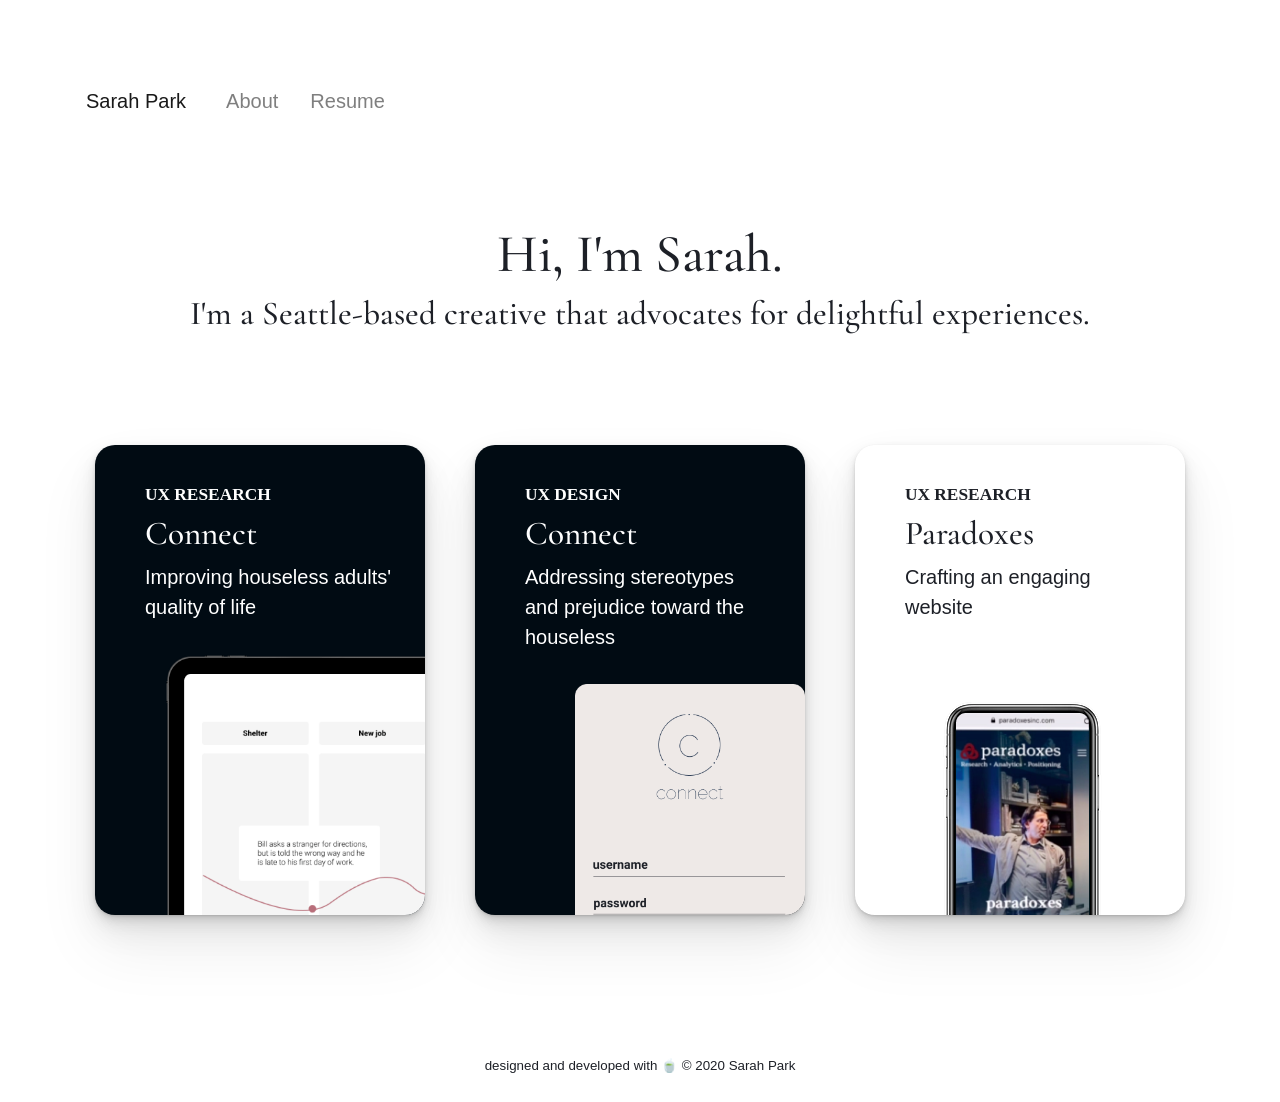
<file: index.html>
<!DOCTYPE html>
<html lang="en">
	<head>
		<meta charset="UTF-8" />
		<meta name="viewport" content="width=device-width, initial-scale=1, shrink-to-fit=no">
		<title>Sarah Park</title>
		<!-- bootstrap CSS -->
		<link rel="stylesheet" href="https://stackpath.bootstrapcdn.com/bootstrap/4.4.1/css/bootstrap.min.css" integrity="sha384-Vkoo8x4CGsO3+Hhxv8T/Q5PaXtkKtu6ug5TOeNV6gBiFeWPGFN9MuhOf23Q9Ifjh" crossorigin="anonymous">
    <link rel="stylesheet" href="style.css">
		<link href="https://fonts.googleapis.com/css?family=Cormorant+Garamond&display=swap" rel="stylesheet">
		<link rel="icon" href="https://emojipedia-us.s3.dualstack.us-west-1.amazonaws.com/thumbs/120/apple/237/sparkles_2728.png"> 
  </head>
	<body>

		<div class="container-fluid">
			<!-- navigation -->
			<div class="container p-0" id="navigation">
				<nav class="navbar navbar-expand-lg navbar-light nav-fill p-0 my-5 mx-3">
					<a class="navbar-brand" href="index.html">Sarah Park</a>
					<button class="navbar-toggler" type="button" data-target="#navbar"
					aria-controls="navbar" aria-expanded="false" aria-labels="Toggle navigation">
						<span class="navbar-toggler-icon"></span>
					</button>

					<div class="collapse navbar-collapse" id="navBar">
			  		<div class="navbar-nav">
			     		<a class="nav-item nav-link ml-3" href="about.html">About</a>
			     		<a class="nav-item nav-link ml-3" href="img/resume.pdf">Resume</a>
						</div>
			 		</div>
				</nav>
			</div>
			<!-- end of navigation -->

		<!-- content -->
		<div class="container">
			<!-- introduction -->
			<div class="row mb-5 d-flex justify-content-center">
				<div class="col-12 center-align">
					<h1>Hi, I'm Sarah.</h1>
					<h2>I'm a Seattle-based creative that advocates for delightful experiences.</h2>
				</div>
			</div>
			<!-- projects -->
			<div class="row my-5">
					<div id="connect-card" class="cover">
						<a href="nightwatch-research.html">
							<h3>UX Research</h3>
							<h2>Connect</h2>
							<p class="pb-3">Improving houseless adults' quality of life</p>
							<img src="img/nightwatch-cover.png" class="first-resize"/>
						</a>
					</div>

					<div id="connect-card" class="cover">
						<a href="nightwatch.html">
							<h3>UX Design</h3>
							<h2>Connect</h2>
							<p class="pb-3 pr-5">Addressing stereotypes and prejudice toward the houseless</p>
							<img src="img/nightwatch-light.png" class="second-resize" />
						</a>
					</div>

					<div id="third" class="cover">
						<a href="paradoxes.html">
							<h3>UX Research</h3>
							<h2>Paradoxes</h2>
							<p class="pb-3 pr-5">Crafting an engaging website</p>
							<img src="img/paradoxes-cover.png" class="pt-5" />
						</a>
					</div>
				</div>
		</div>
		<footer class="d-flex justify-content-center center-align mt-5">
			<p>designed and developed with 🍵 © 2020 Sarah Park</p>
		</footer>

  <!-- end of content -->
	<script src="https://code.jquery.com/jquery-3.2.1.slim.min.js" integrity="sha384-KJ3o2DKtIkvYIK3UENzmM7KCkRr/rE9/Qpg6aAZGJwFDMVNA/GpGFF93hXpG5KkN" crossorigin="anonymous"></script>
	<script src="https://cdnjs.cloudflare.com/ajax/libs/popper.js/1.12.9/umd/popper.min.js" integrity="sha384-ApNbgh9B+Y1QKtv3Rn7W3mgPxhU9K/ScQsAP7hUibX39j7fakFPskvXusvfa0b4Q" crossorigin="anonymous"></script>
	<script src="https://maxcdn.bootstrapcdn.com/bootstrap/4.0.0/js/bootstrap.min.js" integrity="sha384-JZR6Spejh4U02d8jOt6vLEHfe/JQGiRRSQQxSfFWpi1MquVdAyjUar5+76PVCmYl" crossorigin="anonymous"></script>

  </body>
</html>
</file>
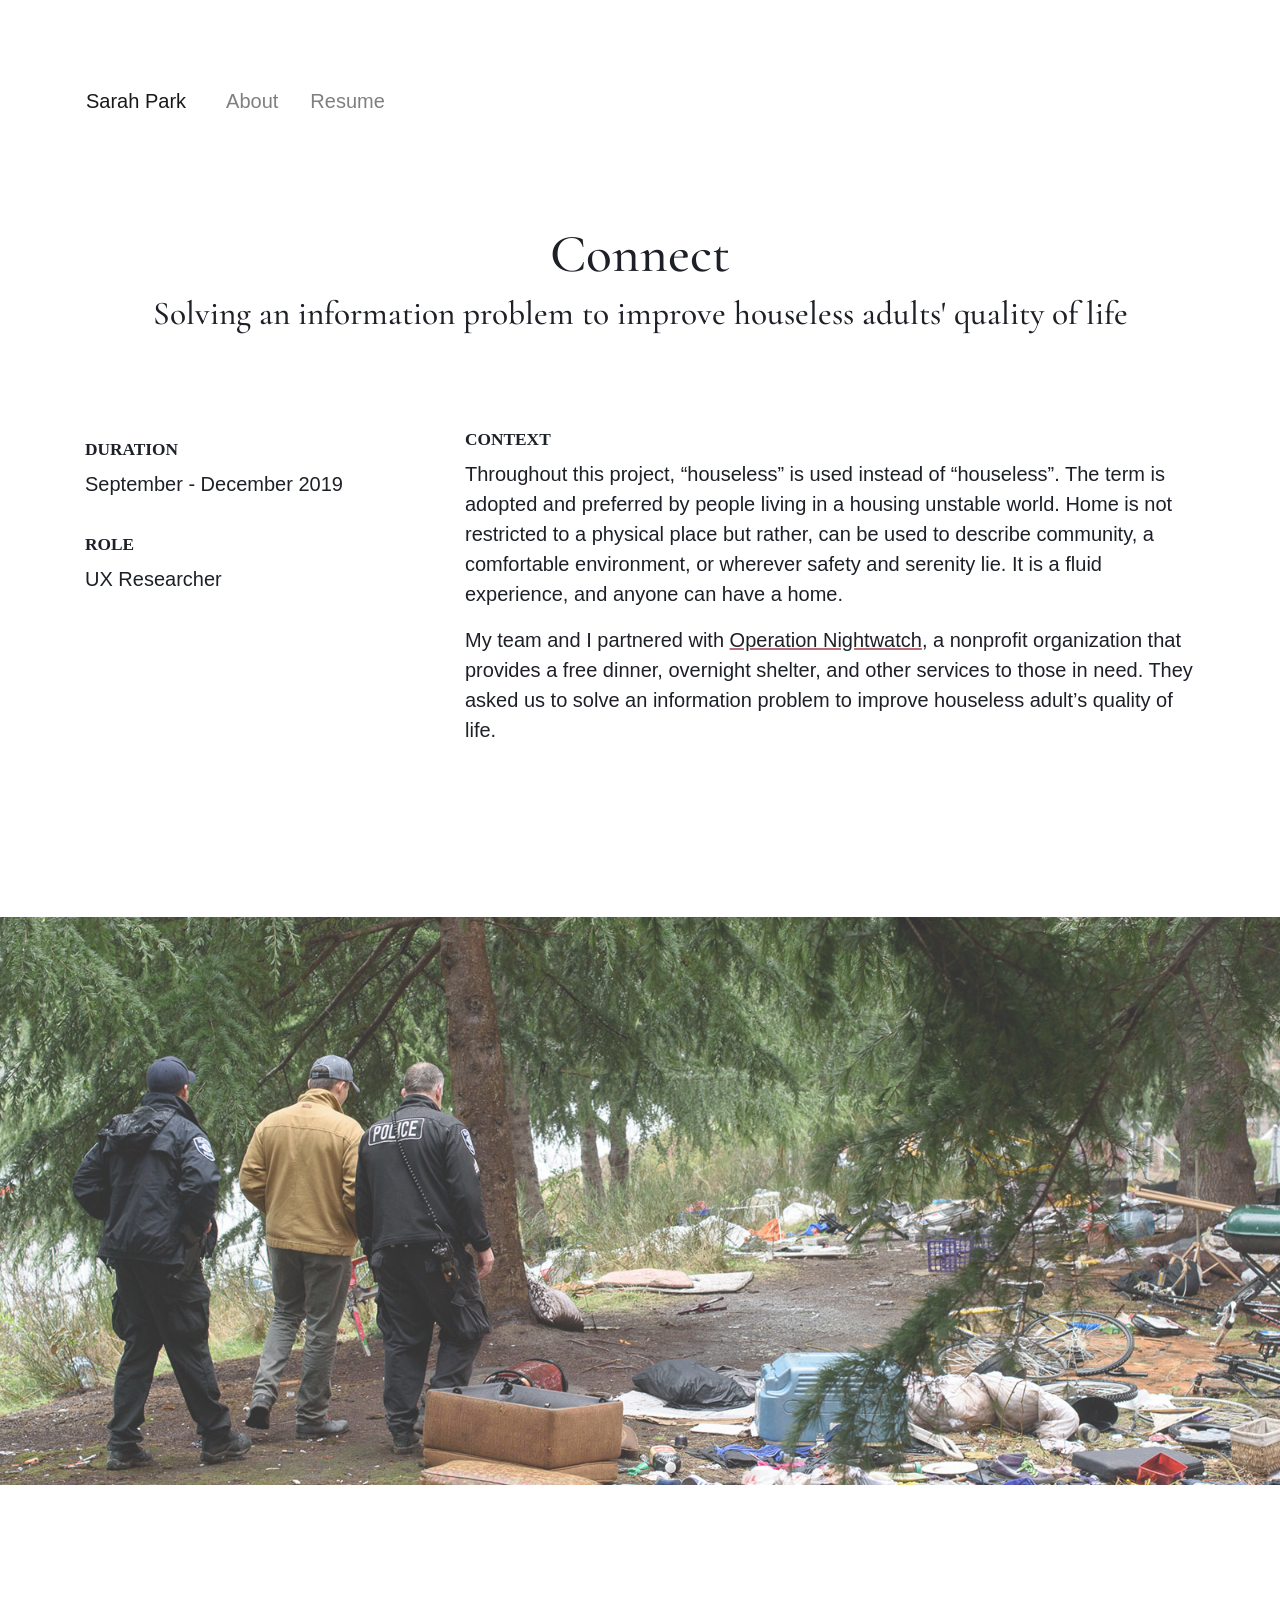
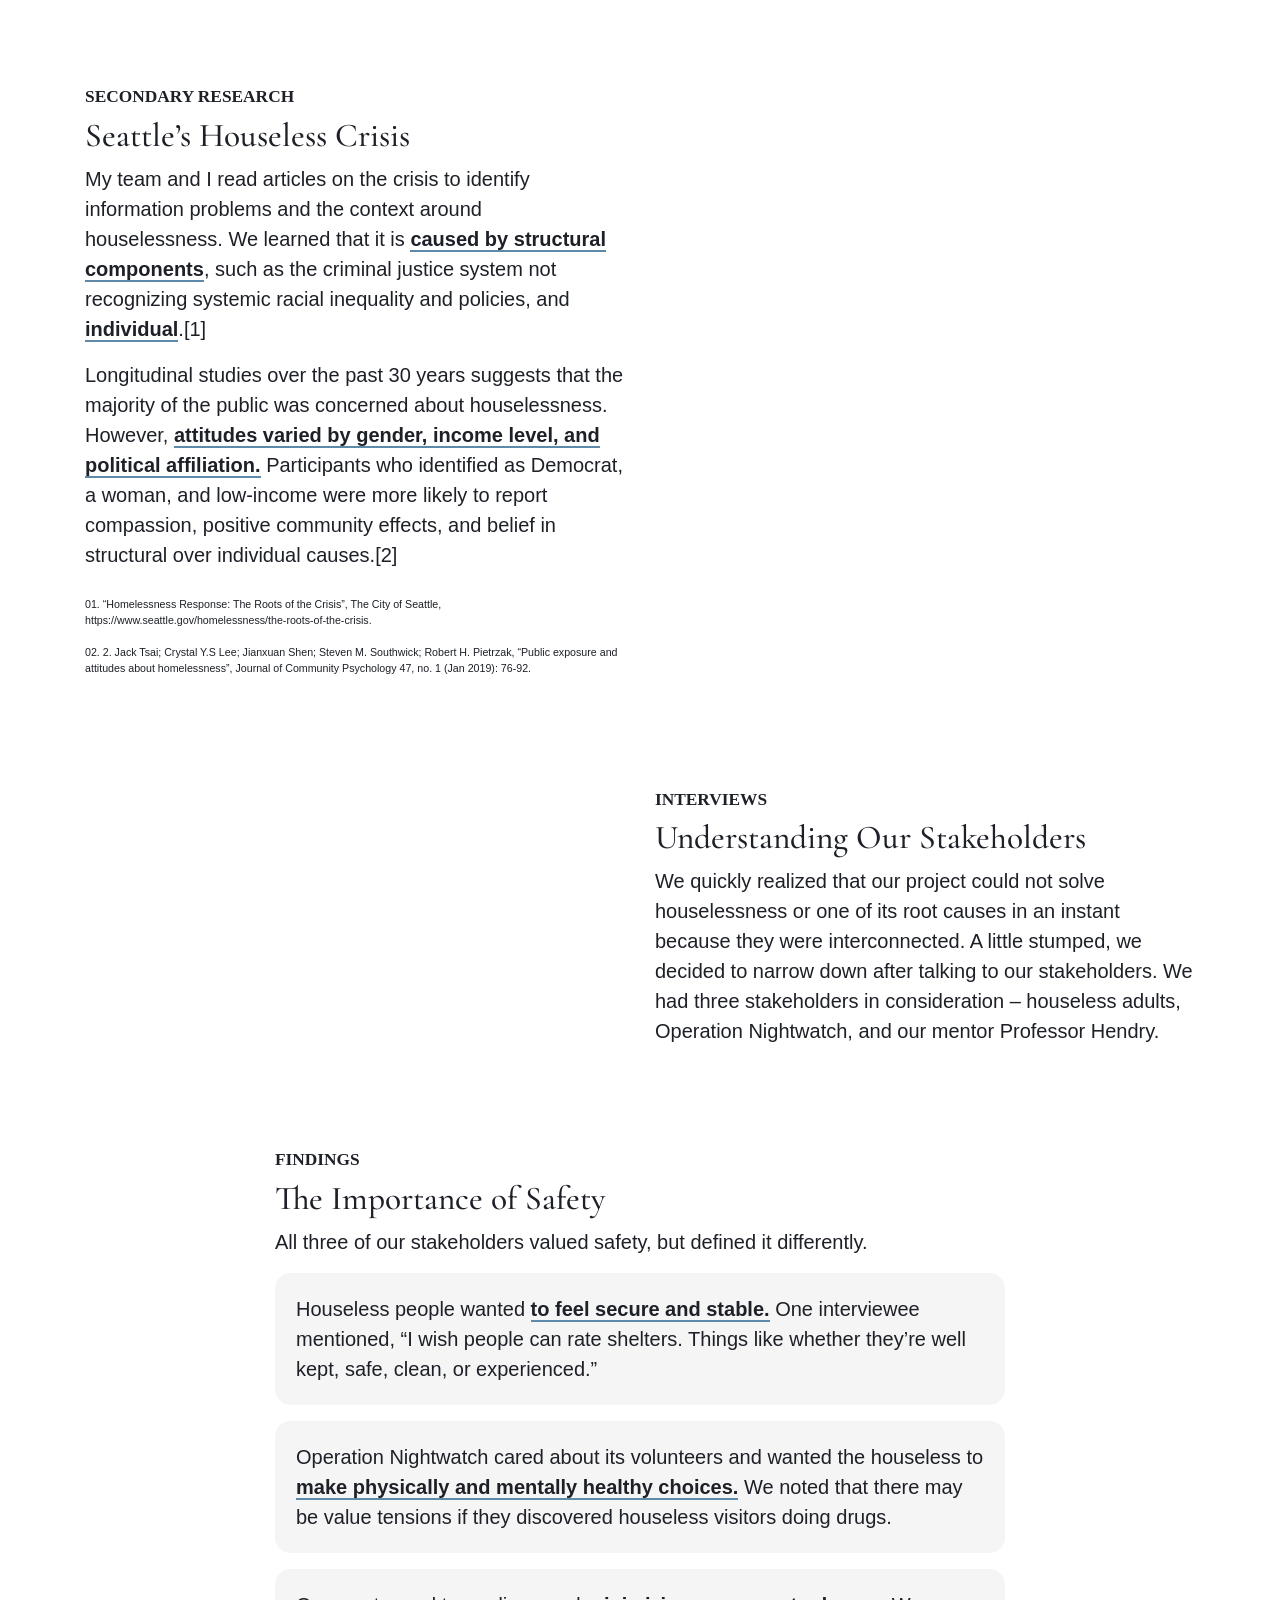
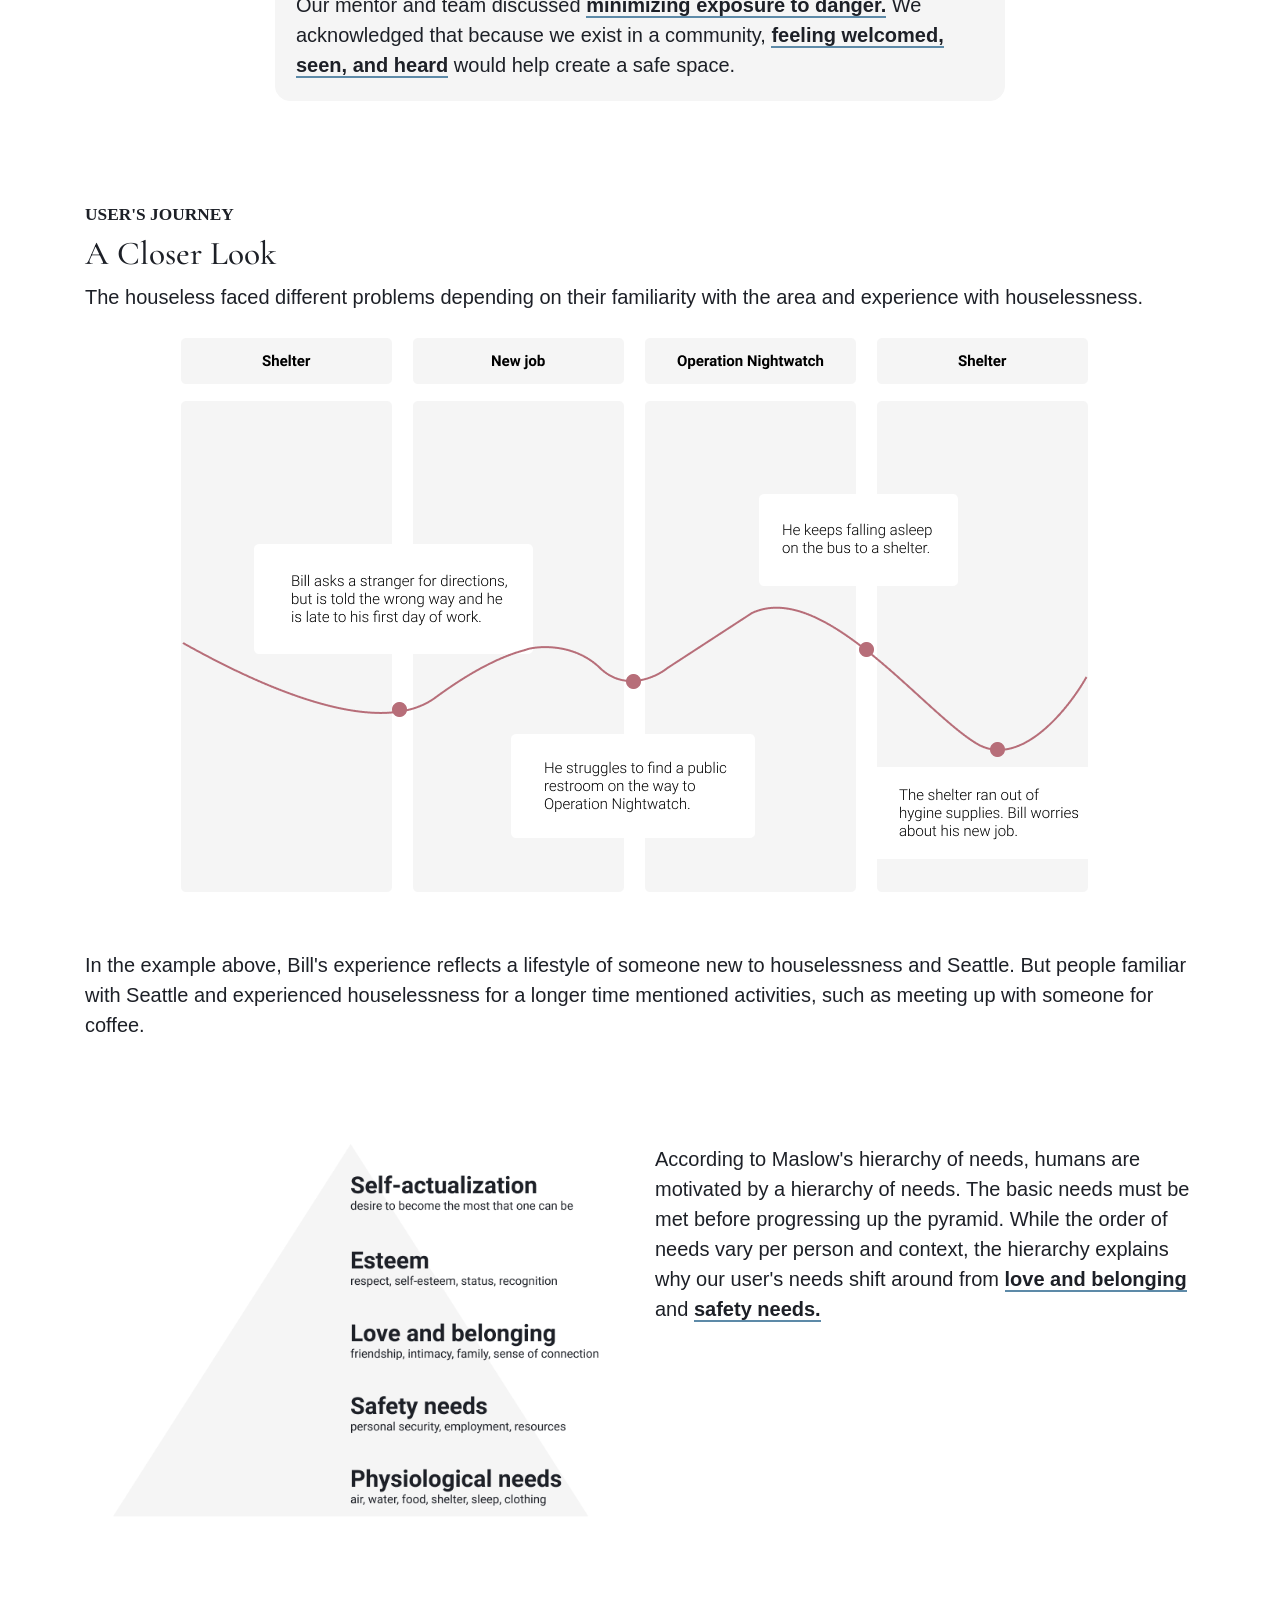
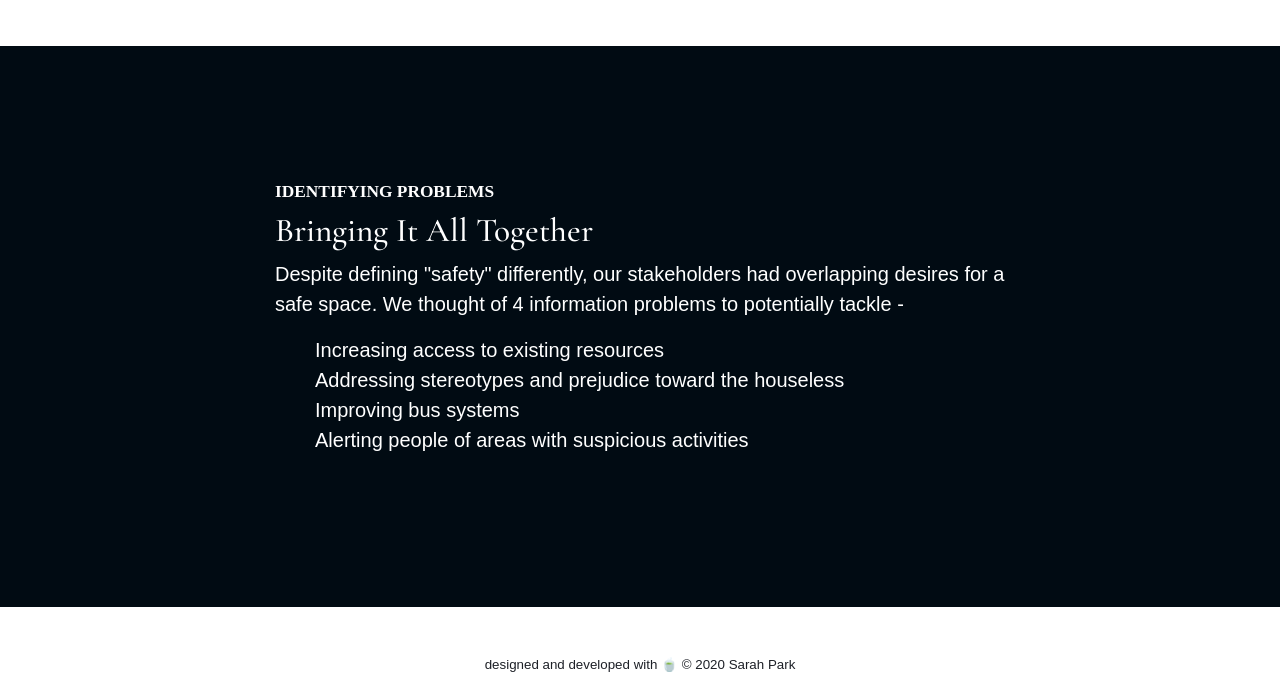
<file: nightwatch-research.html>
<!DOCTYPE html>
<html lang="en">
	<head>
		<meta charset="UTF-8" />
		<meta name="viewport" content="width=device-width, initial-scale=1, shrink-to-fit=no">
		<title>Sarah Park</title>
		<!-- bootstrap CSS -->
		<link rel="stylesheet" href="https://stackpath.bootstrapcdn.com/bootstrap/4.4.1/css/bootstrap.min.css" integrity="sha384-Vkoo8x4CGsO3+Hhxv8T/Q5PaXtkKtu6ug5TOeNV6gBiFeWPGFN9MuhOf23Q9Ifjh" crossorigin="anonymous">
    <link rel="stylesheet" href="style.css">
		<link href="https://fonts.googleapis.com/css?family=Cormorant+Garamond&display=swap" rel="stylesheet">
		<link rel="icon" href="https://emojipedia-us.s3.dualstack.us-west-1.amazonaws.com/thumbs/120/apple/237/sparkles_2728.png"> 
  </head>
	<body>

		<div class="container-fluid">
			<!-- navigation -->
			<div class="container p-0" id="navigation">
				<nav class="navbar navbar-expand-lg navbar-light nav-fill p-0 my-5 mx-3">
					<a class="navbar-brand" href="index.html">Sarah Park</a>
					<button class="navbar-toggler" type="button" data-target="#navbar"
					aria-controls="navbar" aria-expanded="false" aria-labels="Toggle navigation">
						<span class="navbar-toggler-icon"></span>
					</button>

					<div class="collapse navbar-collapse" id="navBar">
			  		<div class="navbar-nav">
			     		<a class="nav-item nav-link ml-3" href="about.html">About</a>
							<a class="nav-item nav-link ml-3" href="img/resume.pdf">Resume</a>
						</div>
			 		</div>
				</nav>
			</div>
			<!-- end of navigation -->

			<!-- content -->
			<div class="container">
				<div class="row mb-5">
					<div class="col center-align">
						<h1>Connect</h1>
						<h2>Solving an information problem to improve houseless adults' quality of life</h2>
					 </div>
				 </div>
				 <div class="row my-5">
					 <div class="col-sm-12 col-lg-4">
						 <div>
		 					<h3>Duration</h3>
							<p>September - December 2019</p>
		 				</div>
		 				<div>
		 					<h3>Role</h3>
		 					<p>UX Researcher</p>
		 				</div>
					</div>
					<div class="col-sm-12 col-lg-8">
						<h3>Context</h3>
						 <p>Throughout this project, <strong>“houseless” is used instead of “houseless”</strong>. The term is adopted and preferred by people living in a housing unstable world. Home is not restricted to a physical place but rather, can be used to describe community, a comfortable environment, or wherever safety and serenity lie. It is a fluid experience, and anyone can have a home.</p>
						 <p>My team and I partnered with <a href="https://www.seattlenightwatch.org/">Operation Nightwatch</a>, a nonprofit organization that provides a free dinner, overnight shelter, and other services to those in need. They asked us to <strong>solve an information problem to improve houseless adult’s quality of life.</strong></p>
					</div>
				 </div>
        </div>
      </div>

      <div class="container-fluid mt-5 p-0 overflow-hidden">
        <div class="row">
          <div class="col d-flex justify-content-center">
            <img id="img-divider" src="img/section.jpg" alt="two Seattle police walk through
            a forested area with a man. The area is covered with old furniture, shopping carts,
            and plastic bags." />
          </div>
        </div>
			</div>

      <div class="container-fluid">
        <div class="container">
				 <div class="row mb-5">
					 <div class="col-sm-12 col-md-9 col-lg-6">
						 <h3>Secondary Research</h3>
						 <h2>Seattle’s Houseless Crisis</h2>
						 <p>My team and I read articles on the crisis to identify information problems and the context around houselessness. We learned that it is <span class="highlight strong">caused by structural components</span>, such as the criminal justice system not recognizing systemic racial inequality and policies, and <span class="highlight strong">individual</span>.[1]
						 </p>
             <p>
               Longitudinal studies over the past 30 years suggests that the majority of the public was concerned about houselessness. However, <span class="highlight strong">attitudes varied by gender, income level, and political affiliation.</span> Participants who identified as Democrat, a woman, and low-income were more likely to report compassion, positive community effects, and belief in structural over individual causes.[2]
             </p>
             <div class="footnote">
               <p>01. “Homelessness Response: The Roots of the Crisis”, The City of Seattle, https://www.seattle.gov/homelessness/the-roots-of-the-crisis.</p>
               <p>02. 2. Jack Tsai; Crystal Y.S Lee; Jianxuan Shen; Steven M. Southwick; Robert H. Pietrzak, “Public exposure and attitudes about homelessness”, Journal of Community Psychology 47, no. 1 (Jan 2019): 76-92.</p>
              </div>
				 	</div>
				</div>
				<div class="row my-5 d-flew flex-row-reverse">
					<div class="col-sm-12 col-md-9 col-lg-6">
            <h3>Interviews</h3>
						<h2>Understanding Our Stakeholders</h2>
            <p>We quickly realized that our project could not solve houselessness or one of its root causes in an instant because they were interconnected. A little stumped, we decided to narrow down after talking to our stakeholders.
               We had three stakeholders in consideration – houseless adults, Operation Nightwatch, and our mentor Professor Hendry.
            </p>
          </div>
				</div>
        <div class="row my-5 d-flex justify-content-center">
          <div class="col-sm-12 col-md-11 col-lg-9 col-xl-8">
            <h3>Findings</h3>
            <h2>The Importance of Safety</h2>
						<p>All three of our stakeholders valued safety, but defined it differently.</p>
            <p class="quote">
              Houseless people wanted <span class="highlight strong">to feel secure and stable.</span> One interviewee mentioned,
                “I wish people can rate shelters. Things like whether they’re well kept, safe, clean, or experienced.”
            </p>
            <p class="quote">
              Operation Nightwatch cared about its volunteers and wanted the houseless to <span class="highlight strong">make physically and mentally healthy choices.</span>
              We noted that there may be value tensions if they discovered houseless visitors doing drugs.
            </p>
            <p class="quote">
              Our mentor and team discussed <span class="highlight strong">minimizing exposure to danger.</span> We acknowledged that because we exist in a community, <span class="highlight strong">feeling welcomed, seen, and heard</span> would help create a safe space.
            </p>
          </div>
        </div>
				<div class="row my-5">
					<div class="col-12">
						<h3>User's Journey</h3>
						<h2>A Closer Look</h2>
						<p>The houseless faced different problems depending on their <strong>familiarity with the area</strong>
							and <strong>experience with houselessness</strong>.
						<div class="d-flex justify-content-center">
							<img src="img/nightwatch-journey.png" class="img-fluid mb-5" />
						</div>
						<p>In the example above, Bill's experience reflects a lifestyle of someone new to houselessness and Seattle.
						But people familiar with Seattle and experienced houselessness for a longer time mentioned activities, such as
					meeting up with someone for coffee.</p>
					</div>
				</div>
				<div class="row my-5 d-flex">
					<div class="col-sm-12 col-md-9 col-lg-6">
						<img src="img/nightwatch-maslow.png" class="img-fluid" />
					</div>
					<div class="col-sm-12 col-md-9 col-lg-6">
						<p>According to Maslow's hierarchy of needs, humans are motivated by a hierarchy of needs. The basic needs
						must be met before progressing up the pyramid. While the order of needs vary per person and context, the hierarchy
					explains why our user's needs shift around from <span class="highlight strong">love and belonging</span> and
					 <span class="highlight strong">safety needs.</span> </p>
					</div>
				</div>
			 </div>
		 </div>
			<!-- end of content -->

			<!-- design -->
			<div class="container-fluid" id="final-presentation">
				<div class="container">
					<div class="row my-5 d-flex justify-content-center">
						<div class="col-sm-12 col-md-11 col-lg-9 col-xl-8 my-5">
							<h3>Identifying Problems</h3>
							<h2>Bringing It All Together</h2>
							<p>Despite defining "safety" differently, our stakeholders had overlapping desires for a safe space.
								We thought of 4 information problems to potentially tackle -
								<ul>
									<li>Increasing access to existing resources</li>
									<li>Addressing stereotypes and prejudice toward the houseless</li>
									<li>Improving bus systems</li>
									<li>Alerting people of areas with suspicious activities</li>
								</ul>
							</p>
						</div>
					 </div>
				 </div>
			 </div>
			 <footer class="d-flex justify-content-center center-align mt-5">
	 			<p>designed and developed with 🍵 © 2020 Sarah Park</p>
	 		</footer>
  </body>
</html>
</file>
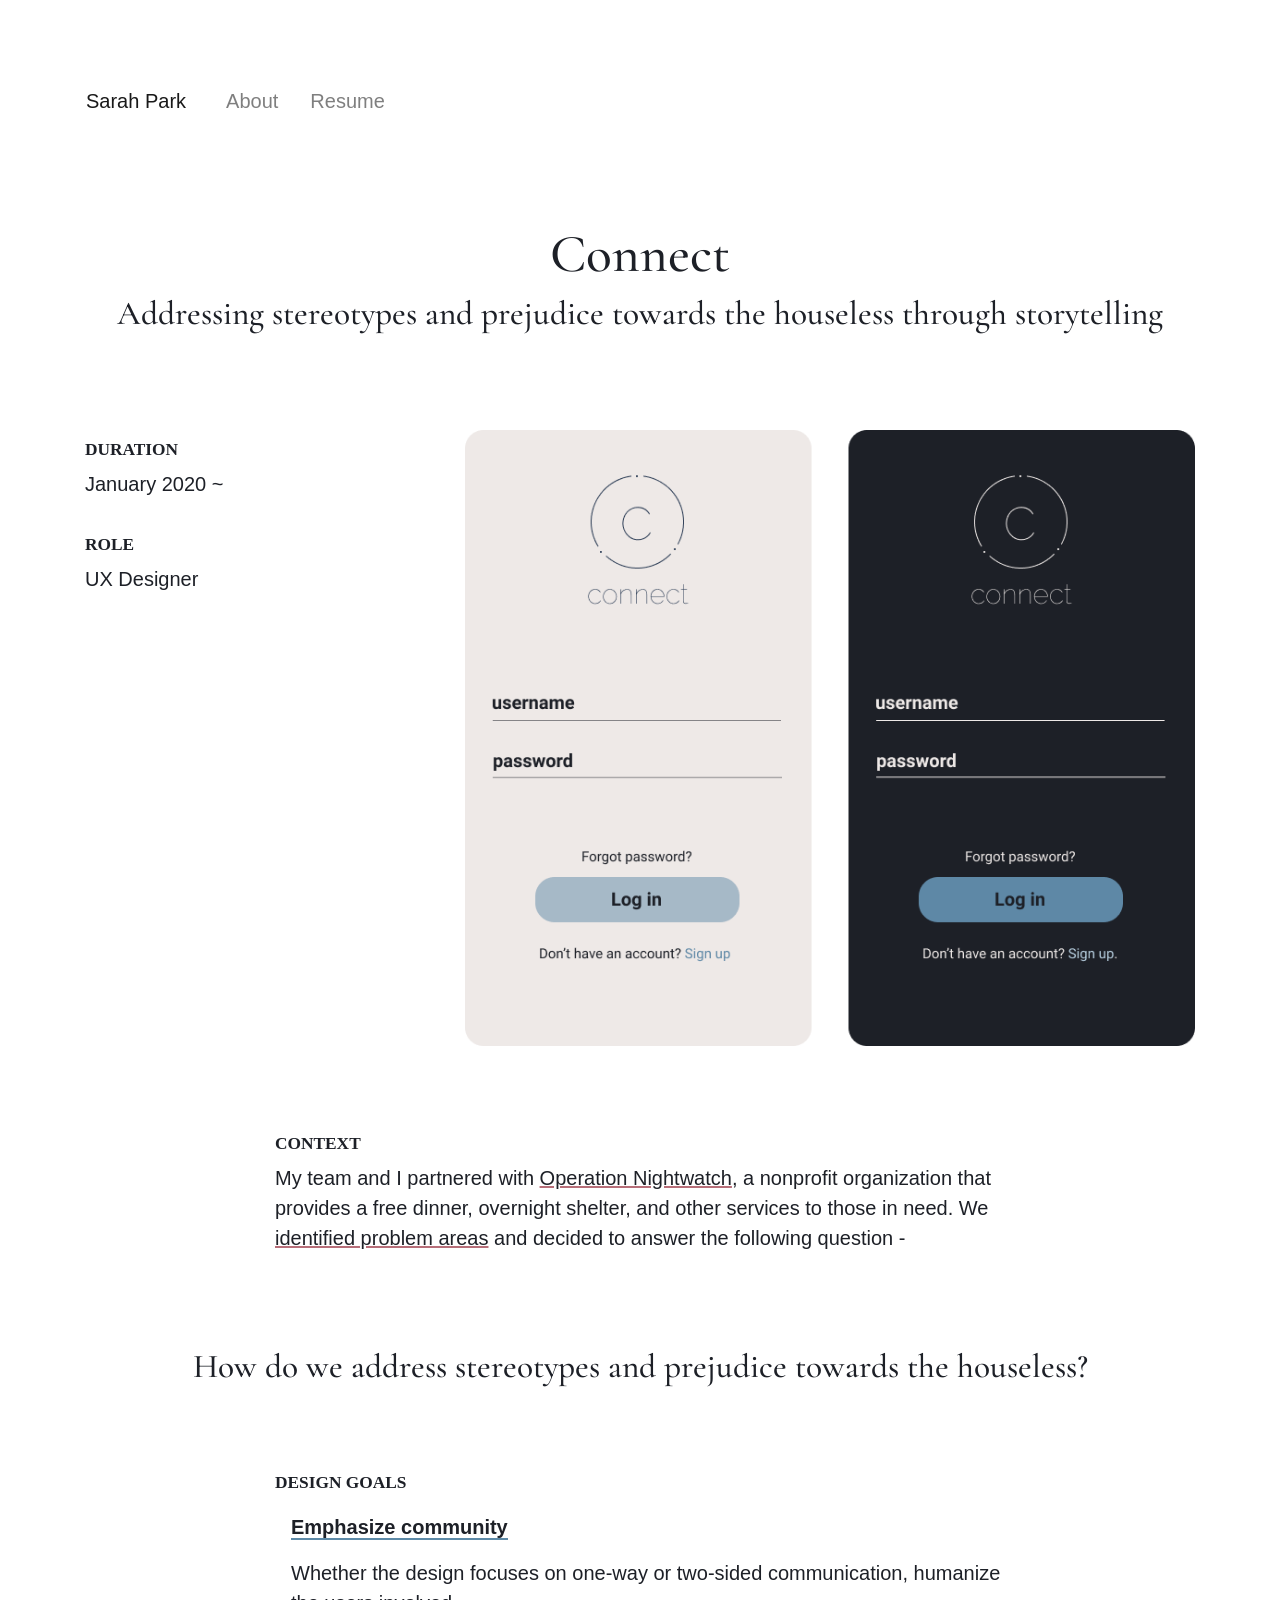
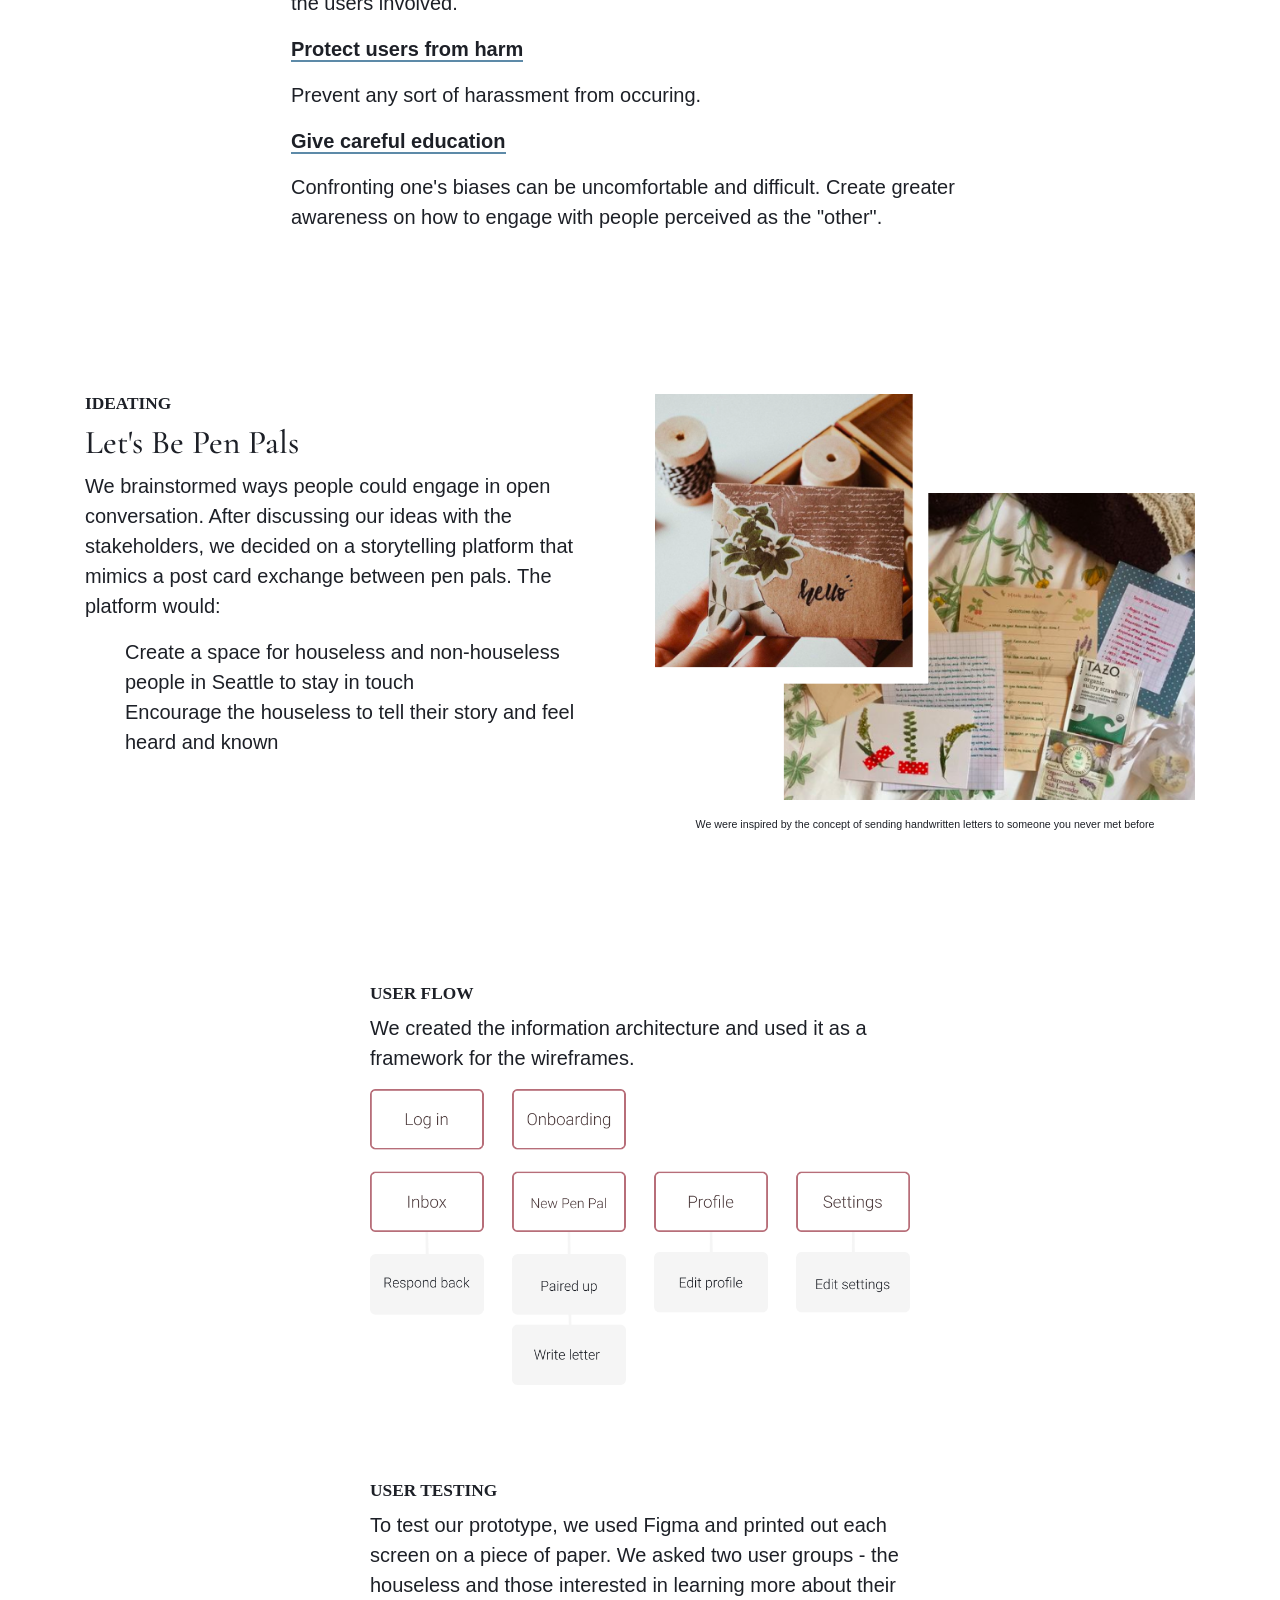
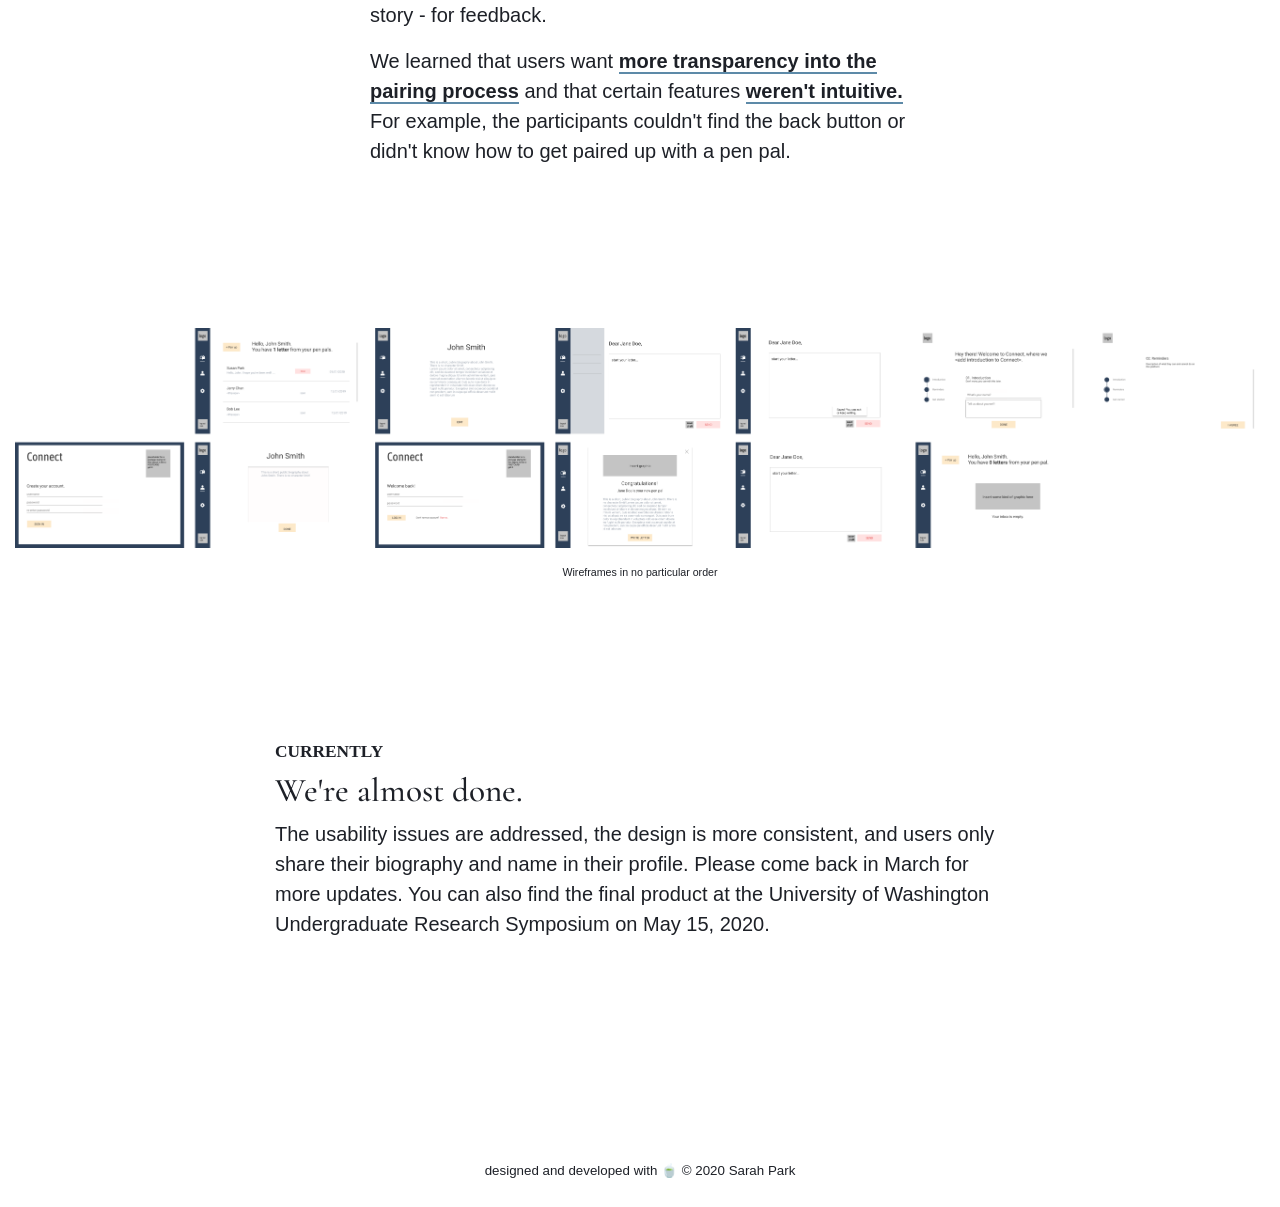
<file: nightwatch.html>
<!DOCTYPE html>
<html lang="en">
	<head>
		<meta charset="UTF-8" />
		<meta name="viewport" content="width=device-width, initial-scale=1, shrink-to-fit=no">
		<title>Sarah Park</title>
		<!-- bootstrap CSS -->
		<link rel="stylesheet" href="https://stackpath.bootstrapcdn.com/bootstrap/4.4.1/css/bootstrap.min.css" integrity="sha384-Vkoo8x4CGsO3+Hhxv8T/Q5PaXtkKtu6ug5TOeNV6gBiFeWPGFN9MuhOf23Q9Ifjh" crossorigin="anonymous">
    <link rel="stylesheet" href="style.css">
		<link href="https://fonts.googleapis.com/css?family=Cormorant+Garamond&display=swap" rel="stylesheet">
		<link rel="icon" href="https://emojipedia-us.s3.dualstack.us-west-1.amazonaws.com/thumbs/120/apple/237/sparkles_2728.png"> 
  </head>
	<body>

		<div class="container-fluid">
			<!-- navigation -->
			<div class="container p-0" id="navigation">
				<nav class="navbar navbar-expand-lg navbar-light nav-fill p-0 my-5 mx-3">
					<a class="navbar-brand" href="index.html">Sarah Park</a>
					<button class="navbar-toggler" type="button" data-target="#navbar"
					aria-controls="navbar" aria-expanded="false" aria-labels="Toggle navigation">
						<span class="navbar-toggler-icon"></span>
					</button>

					<div class="collapse navbar-collapse" id="navBar">
			  		<div class="navbar-nav">
			     		<a class="nav-item nav-link ml-3" href="about.html">About</a>
							<a class="nav-item nav-link ml-3" href="img/resume.pdf">Resume</a>
						</div>
			 		</div>
				</nav>
			</div>
			<!-- end of navigation -->

			<!-- content -->
			<div class="container">
				<div class="row mb-5">
					<div class="col center-align">
						<h1>Connect</h1>
						<h2>Addressing stereotypes and prejudice towards the houseless through storytelling
						 </h2>
					 </div>
				 </div>
				 <div class="row my-5">
					 <div class="col-sm-12 col-lg-4">
						 <div>
		 					<h3>Duration</h3>
							<p>January 2020 ~</p>
		 				</div>
		 				<div>
		 					<h3>Role</h3>
		 					<p>UX Designer</p>
		 				</div>
					</div>
					<div class="col-sm-12 col-lg-8">
            <img src="img/nightwatch-app.png" class="img-fluid"/>
					</div>
				 </div>
				 <div class="row my-5 d-flex justify-content-center">
					 <div class="col-sm-12 col-md-11 col-lg-9 col-xl-8">
						 <h3>Context</h3>
							<p>My team and I partnered with <a href="https://www.seattlenightwatch.org/">Operation Nightwatch</a>,
								 a nonprofit organization that provides a free dinner, overnight shelter, and other services to
								  those in need. We <a href="nightwatch-research.html">identified problem areas</a> and decided
								to answer the following question - </p>
           </div>
				 </div>
				 <div class="row d-flex justify-content-center">
					 <h2 class="center-align">How do we address stereotypes and prejudice towards the houseless?</h3>
				 </div>
        <div class="row my-5 d-flex justify-content-center">
          <div class="col-sm-12 col-md-11 col-lg-9 col-xl-8">
            <h3>Design Goals</h3>
						<div class="pl-3">
							<p><span class="strong highlight">Emphasize community</span></p>
							<p>Whether the design focuses on one-way or two-sided communication,
								 humanize the users involved.</p>
							<p><span class="strong highlight">Protect users from harm</span></p>
							<p>Prevent any sort of harassment from occuring.</p>
							<p><span class="strong highlight">Give careful education</span></p>
							<p>Confronting one's biases can be uncomfortable and difficult.
							Create greater awareness on how to engage with people perceived as the "other".</p>
						</div>
          </div>
        </div>
				<div class="row my-5">
					<div class="col-sm-12 col-md-9 col-lg-6 mt-5">
						<h3>Ideating</h3>
            <h2>Let's Be Pen Pals</h2>
						<p>
              We brainstormed ways people could engage in open conversation.
							After discussing our ideas with the stakeholders, we decided on a <strong>storytelling
								platform</strong> that mimics a post card exchange between pen pals. The platform would:
						</p>
						<ul>
							<li>Create a space for houseless and non-houseless people in Seattle to stay in touch</li>
							<li>Encourage the houseless to tell their story and feel heard and known</li>
						</ul>
				 	</div>
					<div class="col-sm-12 col-md-9 col-lg-6 mt-5">
						<img src="img/nightwatch-pinterest.png" class="img-fluid" />
						<p class="footnote center-align pt-3">We were inspired by the concept of sending handwritten letters to someone you never met before</p>
				 </div>
			 </div>
			 <div class="row my-5 d-flex justify-content-center">
				 <div class="col-sm-12 col-md-9 col-lg-6 my-5">
					 <h3>User Flow</h3>
					 <p>We created the information architecture and used it as a framework for the wireframes.</p>
					 <img src="img/nightwatch-ia.png" class="img-fluid pb-5" />
					 <h3 class="pt-5">User Testing</h3>
					 <p>To test our prototype, we used Figma and printed out each screen on a piece of paper.
						 We asked two user groups - the houseless and those interested in learning more about
						 their story - for feedback.
						<p>We learned that users want <span class="strong highlight">more transparency into the pairing process</span>
						and that certain features <span class="strong highlight">weren't intuitive.</span> For example,
					 the participants couldn't find the back button or didn't know how to get paired up with a pen pal.</p>
					 </p>
				 </div>
			 </div>
		 </div>

		 <div class="container-fluid p-0 overflow-hidden">
			 <div class="row d-flex justify-content-center">
				 <div class="col-lg-12">
					 <img src="img/nightwatch-wireframe.png" class="img-fluid" />
					 <p class="footnote center-align pt-3">Wireframes in no particular order</p>
				 </div>
			 </div>
		</div>

			<!-- second iteration -->
			<div class="container-fluid">
				<div class="container">
				<div class="row my-5 py-5 d-flex justify-content-center">
					<div class="col-sm-12 col-md-11 col-lg-9 col-xl-8">
						<h3>Currently</h3>
						<h2>We're almost done.</h2>
						<p class="mb-5">
              The usability issues are addressed, the design is more consistent,
              and users only share their biography and name in their profile.
              Please come back in March for more updates. You can also find the final product at the University of
              Washington Undergraduate Research Symposium on May 15, 2020.
            </p>
          </div>
				 </div>
				</div>
			 </div>
			 <footer class="d-flex justify-content-center center-align mt-5">
				 <p>designed and developed with 🍵 © 2020 Sarah Park</p>
			 </footer>
			<!-- end of presentation -->
  </body>
</html>
</file>
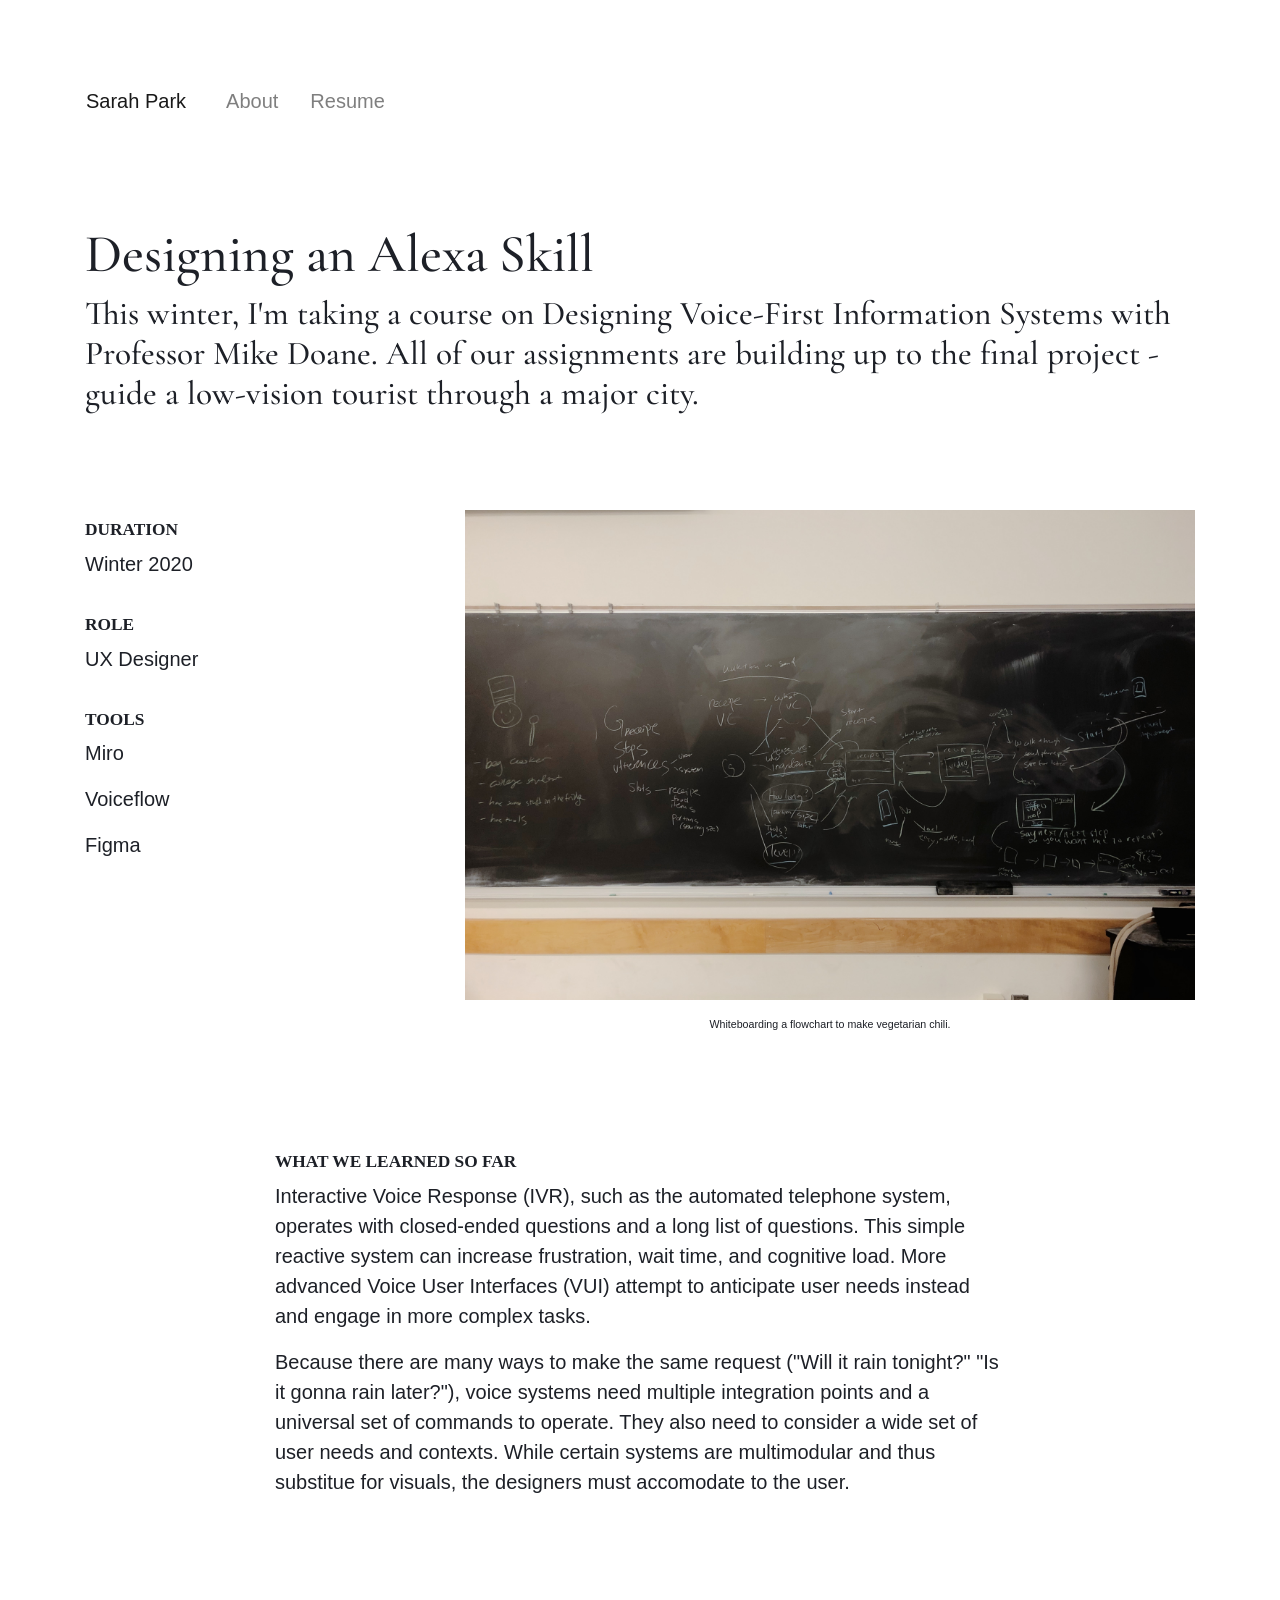
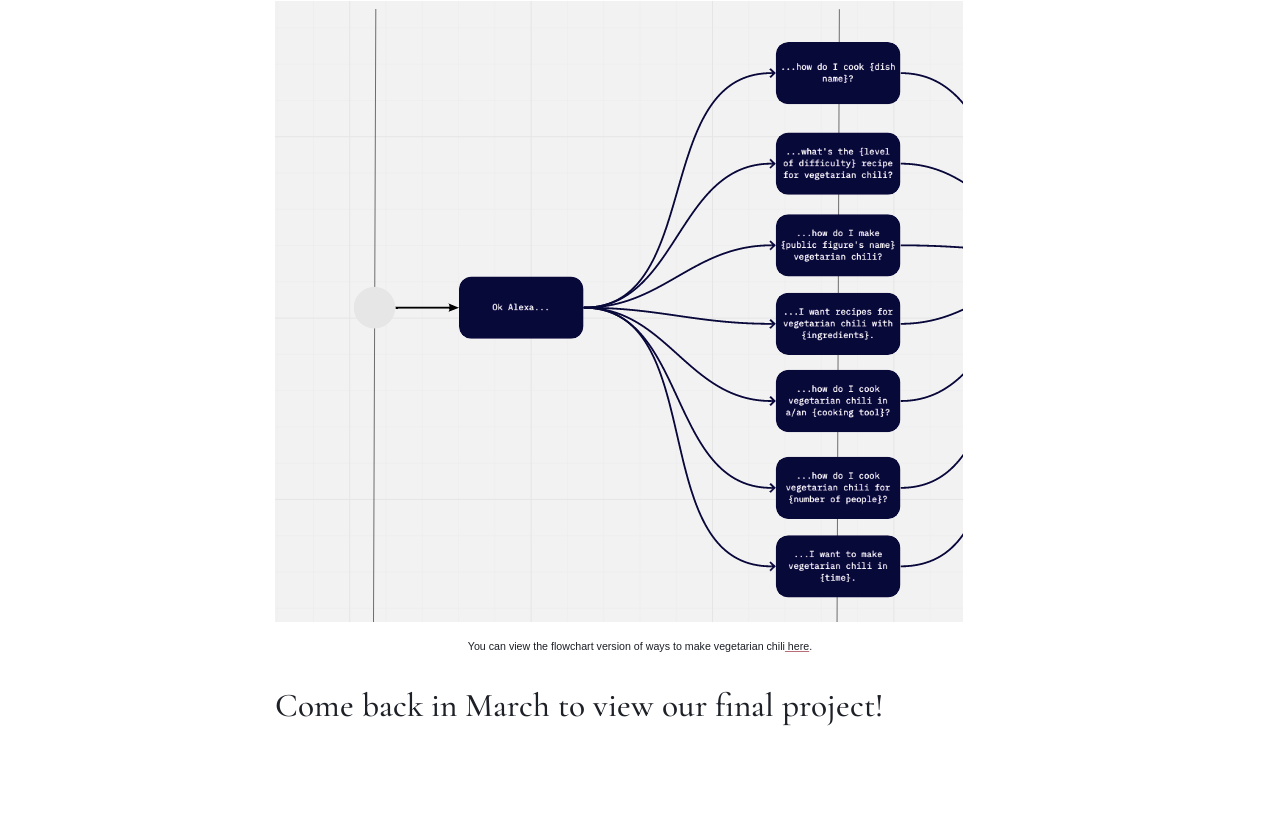
<file: vui.html>
<!DOCTYPE html>
<html lang="en">
	<head>
		<meta charset="UTF-8" />
		<meta name="viewport" content="width=device-width, initial-scale=1, shrink-to-fit=no">
		<title>Sarah Park</title>
		<!-- bootstrap CSS -->
		<link rel="stylesheet" href="https://stackpath.bootstrapcdn.com/bootstrap/4.4.1/css/bootstrap.min.css" integrity="sha384-Vkoo8x4CGsO3+Hhxv8T/Q5PaXtkKtu6ug5TOeNV6gBiFeWPGFN9MuhOf23Q9Ifjh" crossorigin="anonymous">
    <link rel="stylesheet" href="style.css">
		<link href="https://fonts.googleapis.com/css?family=Cormorant+Garamond&display=swap" rel="stylesheet">
  </head>
	<body>

		<div class="container-fluid">
			<!-- navigation -->
			<div class="container p-0" id="navigation">
				<nav class="navbar navbar-expand-lg navbar-light nav-fill p-0 my-5 mx-3">
					<a class="navbar-brand" href="index.html">Sarah Park</a>
					<button class="navbar-toggler" type="button" data-target="#navbar"
					aria-controls="navbar" aria-expanded="false" aria-labels="Toggle navigation">
						<span class="navbar-toggler-icon"></span>
					</button>

					<div class="collapse navbar-collapse" id="navBar">
			  		<div class="navbar-nav">
			     		<a class="nav-item nav-link ml-3" href="about.html">About</a>
							<a class="nav-item nav-link ml-3" href="https://docs.google.com/document/d/1xdoEZ0aDeJ7Y8eNbybnaTE2fz3cwuw3_xj4uxwwmE-c/edit?usp=sharing">Resume</a>
						</div>
			 		</div>
				</nav>
			</div>
			<!-- end of navigation -->

			<!-- content -->
			<div class="container">
				<div class="row mb-5">
					<div class="col">
						<h1>Designing an Alexa Skill</h1>
						<h2>
							This winter, I'm taking a course on Designing Voice-First Information Systems with
							Professor Mike Doane. All of our assignments are building up to the
							final project - guide a low-vision tourist through a major city.
						</h2>
					 </div>
				 </div>
				 <div class="row my-5">
					 <div class="col-sm-12 col-lg-4">
						 <div>
		 					<h3>Duration</h3>
							<p>Winter 2020</p>
		 				</div>
		 				<div>
		 					<h3>Role</h3>
		 					<p>UX Designer</p>
		 				</div>
						<div>
							<h3>Tools</h3>
							<p>Miro</p>
							<p>Voiceflow</p>
							<p>Figma</p>
						</div>
					</div>
					<div class="col-sm-12 col-lg-8">
            <img src="img/vui-whiteboarding.JPG" class="img-fluid"/>
						<p class="footnote center-align py-3">Whiteboarding a flowchart to make vegetarian chili.</p>
					</div>
				 </div>
				 <div class="row my-5 d-flex justify-content-center">
					 <div class="col-sm-12 col-md-11 col-lg-9 col-xl-8">
						 <h3>What we learned so far</h3>
						 <p>
							 Interactive Voice Response (IVR), such as the automated telephone
							 system, operates with closed-ended questions and a long list of
							 questions. This simple reactive system can increase frustration,
							 wait time, and cognitive load. More advanced Voice User Interfaces
							  (VUI) attempt to anticipate user needs instead and engage in more
								 complex tasks.
						 </p>
						 <p>
							 Because there are many ways to make the same request ("Will it
							 rain tonight?" "Is it gonna rain later?"), voice systems need
							 multiple integration points and a universal set of commands to
							 operate. They also need to consider a wide set of user needs and
							 contexts. While certain systems are multimodular and thus substitue for visuals,
							 the designers must accomodate to the user.
						 </p>
						</div>
				 </div>
				 <div class="row my-5 d-flex justify-content-center">
					 <div class="col-sm-12 col-md-11 col-lg-9 col-xl-8">
						 <img src="img/vui-miro.png" class="img-fluid" />
						 <p class="footnote center-align py-3">
							 You can view the flowchart version of ways to make vegetarian chili<a href="https://miro.com/app/board/o9J_kvEHZ_M=/">
							 here</a>.
						 </p>
						 <h2>Come back in March to view our final project!</h2>
				 	</div>
			 	</div>
			 </div>
			<!-- end of presentation -->
  </body>
</html>
</file>
<file: style.css>
@import url('https://fonts.googleapis.com/css?family=Cormorant+Garamond&display=swap');

.row p > a, li > a {
  color: #1d2027;
  text-decoration: underline;
  text-decoration-color: #b76e79;
}

body {
  background-color: #fff;
  color: #1d2027;
  font-family: "Roboto", sans-serif;
  font-size: 15pt;
  font-weight: lighter;
}

div {
  padding: 10px 0;
}

footer {
  font-size: 10pt;
}

h1 {
  font-family: "Cormorant Garamond", serif;
  font-size: 40pt;
  font-weight: 500;
}

h2 {
  font-family: "Cormorant Garamond", serif;
  font-size: 25pt;
}

h3 {
  font-family: "Avenir";
  font-size: 13pt;
  font-weight: bold;
  text-transform: uppercase;
}

html {
  -webkit-font-smoothing: antialiased;
}

ul {
  list-style-type: none;
}

#final-presentation {
  background-color: #010b13;
  color: #fff;
}

#connect-card {
  background: #010b13;
  color: #FFF;
}
  #connect-card img {
    float: right;
    bottom: 0;
  }

#footer h3 {
  font-weight: normal;
}

#img-divider {
  height: 80%;
  opacity: .8;
  width: auto;
}

#navigation {
  background-color: #fff;
}

#third img {
  margin-left: 20px;
}

.center-align {
  text-align: center;
}

.cover {
  border-radius: 20px;
  box-shadow: 0 1px 2px rgba(0,0,0,0.07),
                0 2px 4px rgba(0,0,0,0.07),
                0 4px 8px rgba(0,0,0,0.07),
                0 8px 16px rgba(0,0,0,0.07),
                0 16px 32px rgba(0,0,0,0.07),
                0 32px 64px rgba(0,0,0,0.07);
  height: 470px;
  margin: 25px;
  overflow: hidden;
  padding: 40px 0 0 50px;
  width: 330px;
}
  .cover > p {
    padding-right: 50px;
  }
  .cover > a {
    color: inherit;
  }
  .cover > a:hover {
    text-decoration: none;
  }

.footnote {
  font-size: 8pt;
}

.highlight {
  border-bottom: 2px solid #5d8aa8;
}

.mx-auto {
  width: 700px;
}

.navbar-light {
  color: #FFF;
}

.persona {
  border: 3px solid #b76e79;
  border-radius: 25px;
  box-sizing: border-box;
  color: #4d3b3c;
  height: 125px;
  padding-top: 40px;
  width: 125px;
}

.polaroid {
  border: 20px solid #fff;
}

.quote {
  background-color: #f5f5f5;
  border: 1px solid #f5f5f5;
  border-radius: 15px;
  padding: 20px;
}

.first-resize {
  height: 62%;
  width: auto;
}

.second-resize {
  height: 95%;
  width: auto;
}

.right-align {
  text-align: right;
}

.strong {
  font-weight: bold;
}
</file>
